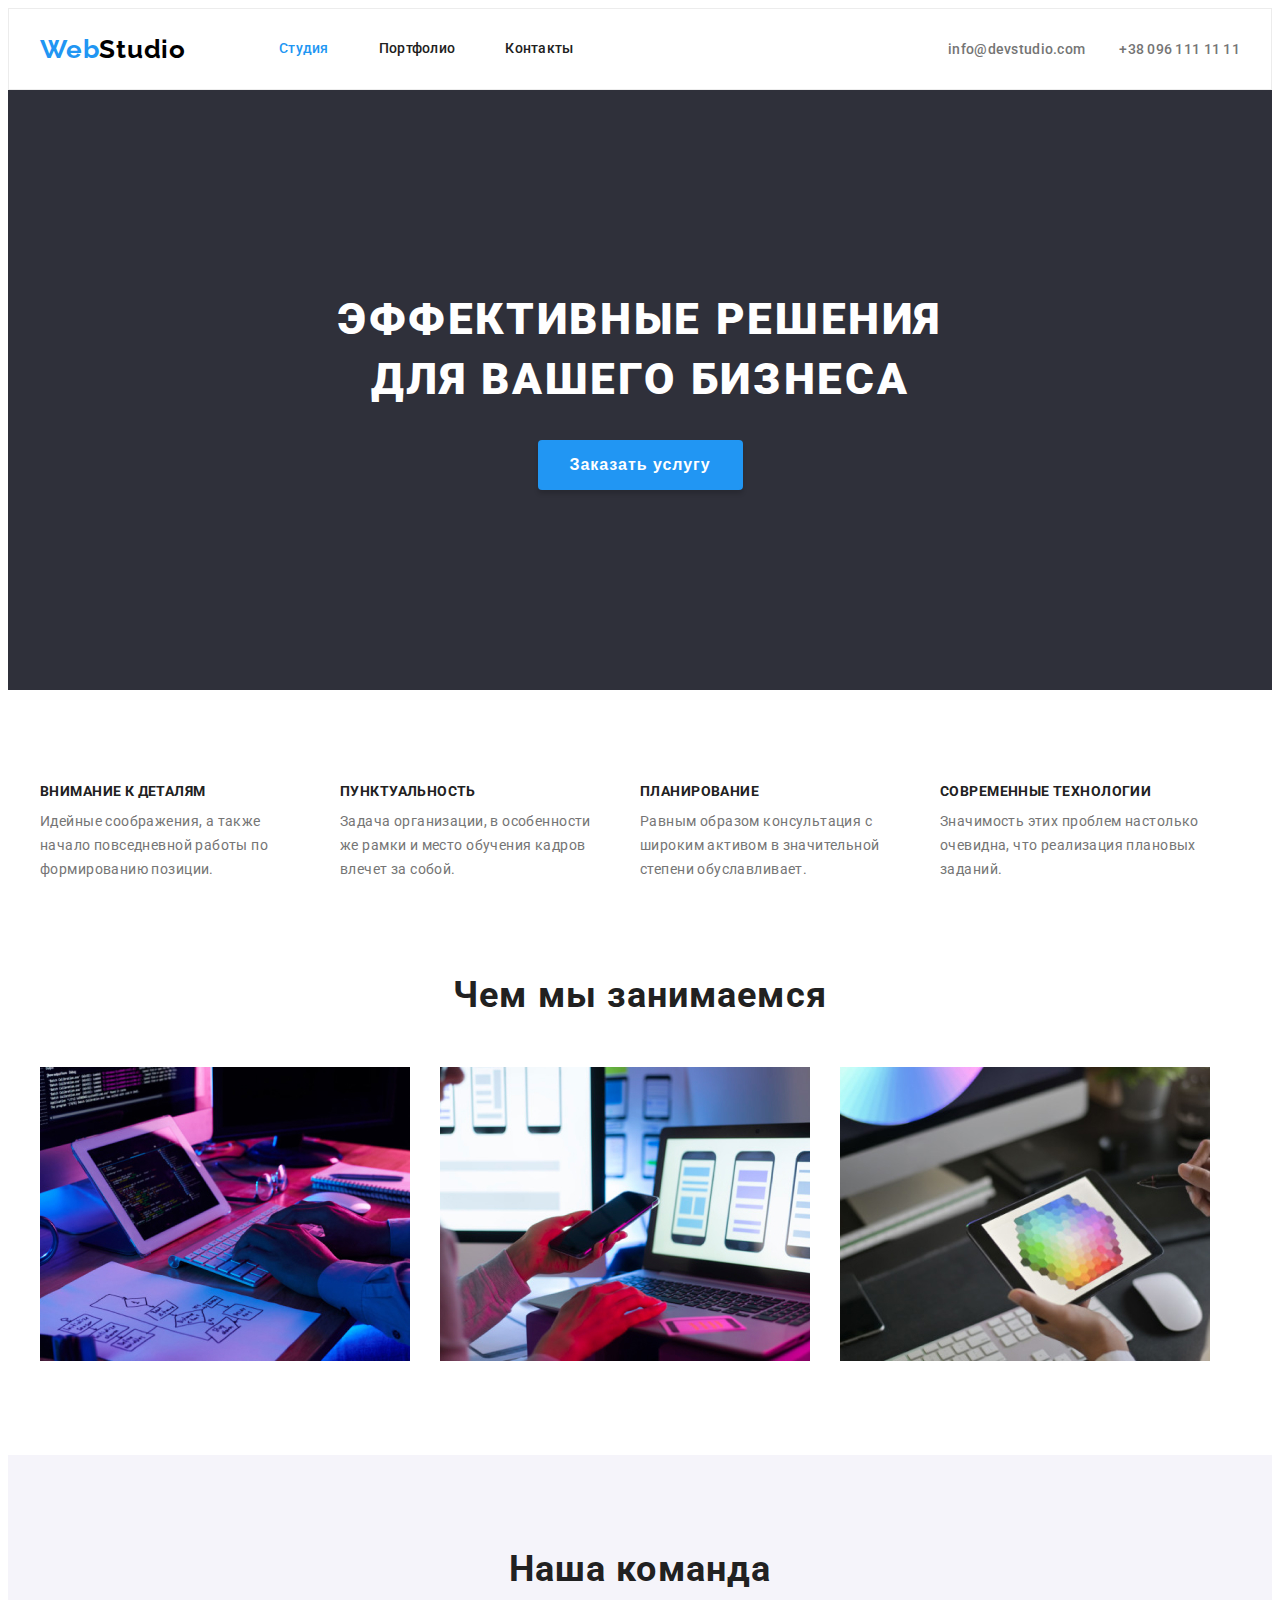
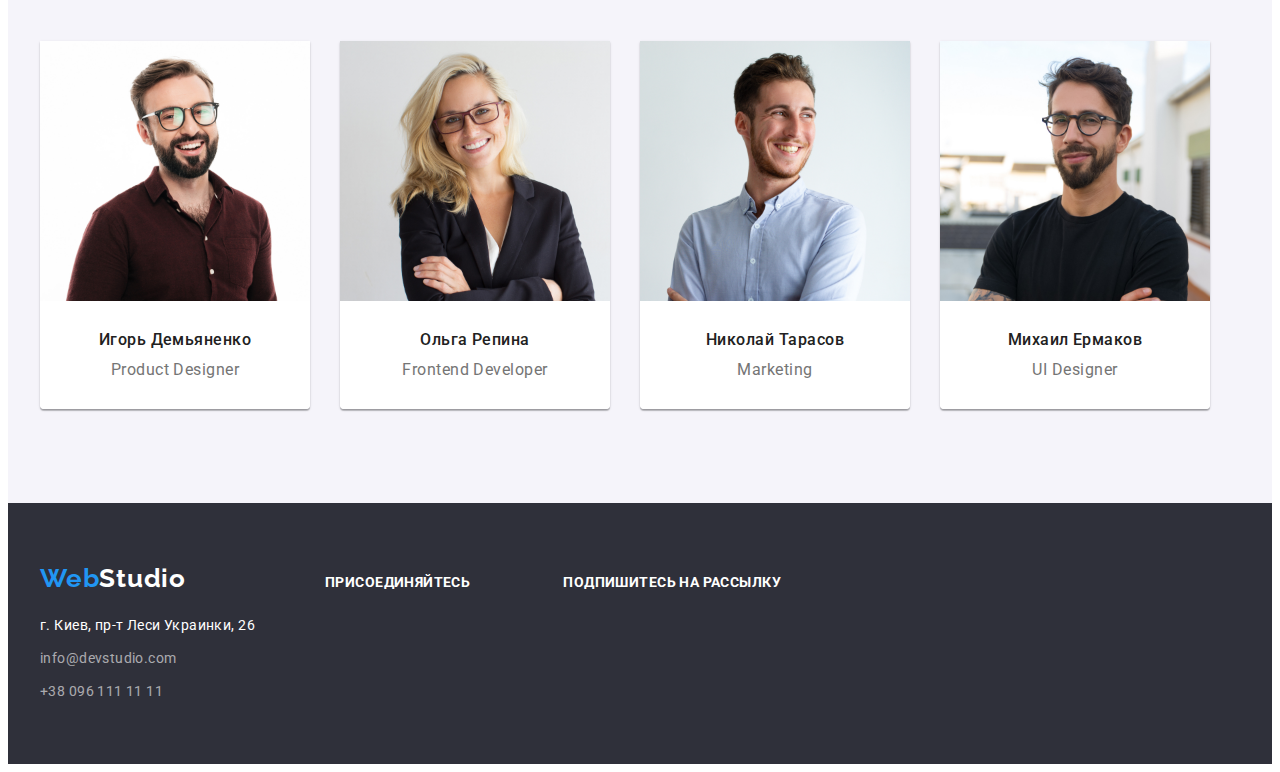
<file: index.html>
<!DOCTYPE html>
<html lang="en">
  <head>
    <meta charset="UTF-8" />
    <meta http-equiv="X-UA-Compatible" content="IE=edge" />
    <meta name="viewport" content="width=device-width, initial-scale=1.0" />
    <title>Studio</title>
    <link rel="icon" href="./img/free-icon-atom-294115.png" type="image/png" />
    <link rel="preconnect" href="https://fonts.googleapis.com" />
    <link rel="preconnect" href="https://fonts.gstatic.com" crossorigin />
    <link
      href="https://fonts.googleapis.com/css2?family=Raleway:wght@700&family=Roboto:wght@400;500;700;900&display=swap"
      rel="stylesheet"
    />
    <link
      rel="stylesheet"
      href="https://cdnjs.cloudflare.com/ajax/libs/modern-normalize/1.1.0/modern-normalize.min.css"
      integrity="sha512-wpPYUAdjBVSE4KJnH1VR1HeZfpl1ub8YT/NKx4PuQ5NmX2tKuGu6U/JRp5y+Y8XG2tV+wKQpNHVUX03MfMFn9Q=="
      crossorigin="anonymous"
      referrerpolicy="no-referrer"
    />
    <link rel="stylesheet" href="./css/style.css" />
  </head>
  <body>
    <!-- HEADER -->
    <header class="header">
      <div class="container">
        <a href="./index.html" class="logo header-logo"
          ><span class="logo-blue">Web</span><span class="logo-black">Studio</span></a
        >
        <nav class="nav">
          <ul class="nav-list">
            <li class="nav-item"><a href="./index.html" class="nav-link active">Студия</a></li>
            <li class="nav-item"><a href="./portfolio.html" class="nav-link">Портфолио</a></li>
            <li class="nav-item"><a href="" class="nav-link">Контакты</a></li>
          </ul>
        </nav>
        <div class="header-contact">
          <a href="mailto:info@devstudio.com" class="header-contact-link">info@devstudio.com</a>
          <a href="tel:+380961111111" class="header-contact-link">+38 096 111 11 11</a>
        </div>
      </div>
    </header>
    <main>
      <!-- HERO -->
      <section class="hero">
        <div class="container">
          <h1 class="hero-title">Эффективные решения для вашего бизнеса</h1>
          <button type="button" class="hero-btn btn">Заказать услугу</button>
        </div>
      </section>

      <!-- BENEFITS -->
      <section class="benefits">
        <div class="container">
          <h2 class="visually-hidden">Benefits</h2>
          <ul class="benefits-list">
            <li class="benefits-item">
              <h3 class="benefits-subtitle">Внимание к деталям</h3>
              <p class="benefits-text">
                Идейные соображения, а также начало повседневной работы по формированию позиции.
              </p>
            </li>
            <li class="benefits-item">
              <h3 class="benefits-subtitle">Пунктуальность</h3>
              <p class="benefits-text">
                Задача организации, в особенности же рамки и место обучения кадров влечет за собой.
              </p>
            </li>
            <li class="benefits-item">
              <h3 class="benefits-subtitle">Планирование</h3>
              <p class="benefits-text">
                Равным образом консультация с широким активом в значительной степени обуславливает.
              </p>
            </li>
            <li class="benefits-item">
              <h3 class="benefits-subtitle">Современные технологии</h3>
              <p class="benefits-text">
                Значимость этих проблем настолько очевидна, что реализация плановых заданий.
              </p>
            </li>
          </ul>
        </div>
      </section>

      <!-- WORKS -->
      <section class="work">
        <div class="container">
          <h2 class="work-title">Чем мы занимаемся</h2>
          <ul class="work-list">
            <li class="work-item"><img src="./img/work1.jpg" alt="" /></li>
            <li class="work-item"><img src="./img/work2.jpg" alt="" /></li>
            <li class="work-item"><img src="./img/work3.jpg" alt="" /></li>
          </ul>
        </div>
      </section>

      <!-- TEAM -->
      <section class="team">
        <div class="container">
          <h2 class="team-title">Наша команда</h2>
          <ul class="team-list">
            <li class="team-item">
              <img src="./img/product.jpg" alt="" width="270" />
              <div class="team-wrapper">
                <h3 class="team-subtitle">Игорь Демьяненко</h3>
                <p class="team-text">Product Designer</p>
              </div>
            </li>
            <li class="team-item">
              <img src="./img/developer.jpg" alt="" width="270" />
              <div class="team-wrapper">
                <h3 class="team-subtitle">Ольга Репина</h3>
                <p class="team-text">Frontend Developer</p>
              </div>
            </li>
            <li class="team-item">
              <img src="./img/marketing.jpg" alt="" width="270" />
              <div class="team-wrapper">
                <h3 class="team-subtitle">Николай Тарасов</h3>
                <p class="team-text">Marketing</p>
              </div>
            </li>
            <li class="team-item">
              <img src="./img/designer.jpg" alt="" width="270" />
              <div class="team-wrapper">
                <h3 class="team-subtitle">Михаил Ермаков</h3>
                <p class="team-text">UI Designer</p>
              </div>
            </li>
          </ul>
        </div>
      </section>

      <!-- CLIENTS -->
      <section class="clients">
        <div class="container">
          <ul class="clients-list">
            <li class="clients-item"></li>
            <li class="clients-item"></li>
            <li class="clients-item"></li>
            <li class="clients-item"></li>
            <li class="clients-item"></li>
            <li class="clients-item"></li>
            <li class="clients-item"></li>
            <li class="clients-item"></li>
          </ul>
        </div>
      </section>
    </main>
    <footer class="footer">
      <div class="container">
        <div class="address-wrapper">
          <a href="" class="logo footer-logo"
            ><span class="logo-blue">Web</span><span class="logo-white">Studio</span></a
          >
          <address class="address">
            <p class="address-text">г. Киев, пр-т Леси Украинки, 26</p>
            <ul class="address-list">
              <li class="address-item">
                <a href="mailto:info@devstudio.com" class="address-link">info@devstudio.com</a>
              </li>
              <li class="address-item">
                <a href="tel:+380961111111" class="address-link">+38 096 111 11 11</a>
              </li>
            </ul>
          </address>
        </div>
        <div class="join-wrapper">
          <p class="join">Присоединяйтесь</p>
          <ul class="join-list">
            <li class="join-item"></li>
            <li class="join-item"></li>
            <li class="join-item"></li>
            <li class="join-item"></li>
          </ul>
        </div>
        <div class="subscribe-wrapper">
          <p class="subscribe-text">Подпишитесь на рассылку</p>
        </div>
      </div>
    </footer>
  </body>
</html>
</file>
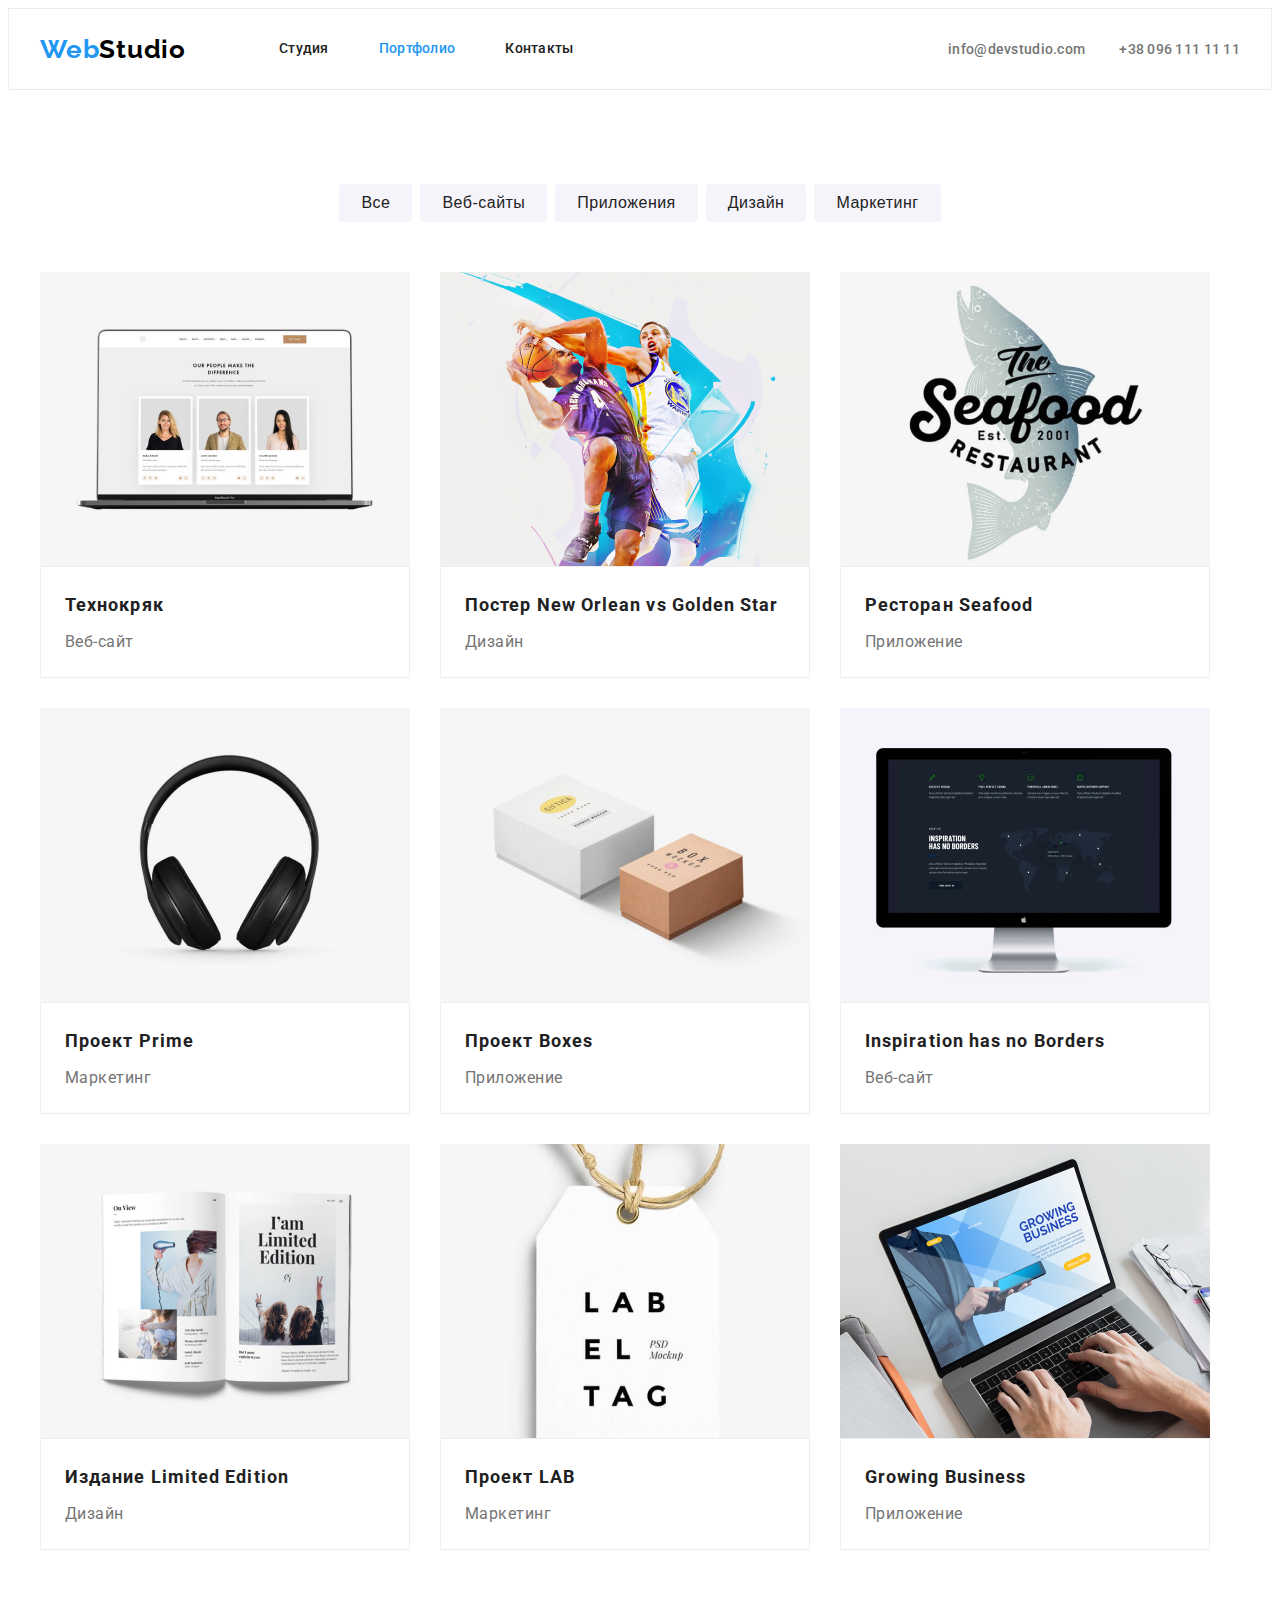
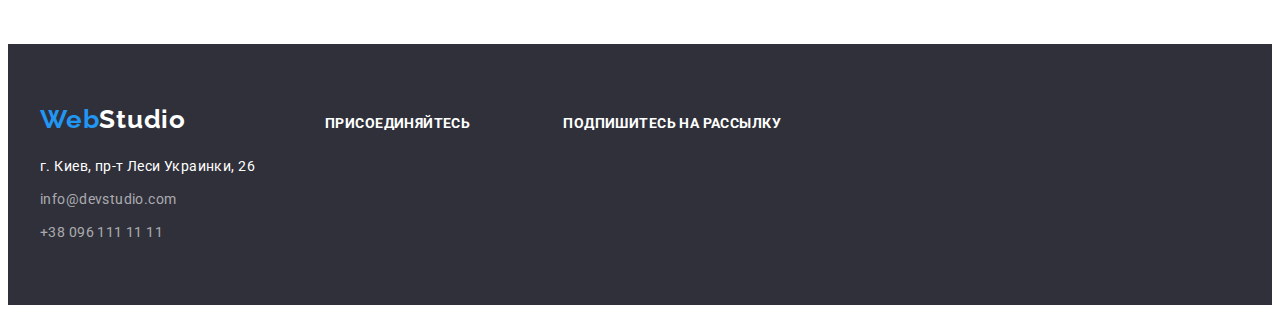
<file: portfolio.html>
<!DOCTYPE html>
<html lang="en">
  <head>
    <meta charset="UTF-8" />
    <meta http-equiv="X-UA-Compatible" content="IE=edge" />
    <meta name="viewport" content="width=device-width, initial-scale=1.0" />
    <title>Portfolio</title>
    <link rel="preconnect" href="https://fonts.googleapis.com" />
    <link rel="preconnect" href="https://fonts.gstatic.com" crossorigin />
    <link
      href="https://fonts.googleapis.com/css2?family=Raleway:wght@700&family=Roboto:wght@400;500;700;900&display=swap"
      rel="stylesheet"
    />
    <link
      rel="stylesheet"
      href="https://cdnjs.cloudflare.com/ajax/libs/modern-normalize/1.1.0/modern-normalize.min.css"
      integrity="sha512-wpPYUAdjBVSE4KJnH1VR1HeZfpl1ub8YT/NKx4PuQ5NmX2tKuGu6U/JRp5y+Y8XG2tV+wKQpNHVUX03MfMFn9Q=="
      crossorigin="anonymous"
      referrerpolicy="no-referrer"
    />
    <link rel="stylesheet" href="./css/style.css" />
  </head>
  <body>
    <header class="header">
      <div class="container">
        <a href="./index.html" class="logo header-logo"
          ><span class="logo-blue">Web</span><span class="logo-black">Studio</span></a
        >
        <nav class="nav">
          <ul class="nav-list">
            <li class="nav-item"><a href="./index.html" class="nav-link">Студия</a></li>
            <li class="nav-item">
              <a href="./portfolio.html" class="nav-link active">Портфолио</a>
            </li>
            <li class="nav-item"><a href="" class="nav-link">Контакты</a></li>
          </ul>
        </nav>
        <div class="header-contact">
          <a href="mailto:info@devstudio.com" class="header-contact-link">info@devstudio.com</a>
          <a href="tel:+380961111111" class="header-contact-link">+38 096 111 11 11</a>
        </div>
      </div>
    </header>
    <main>
      <section class="portfolio">
        <div class="container">
          <h1 class="visually-hidden">Наши работы</h1>
          <ul class="radio-btn-list bnt">
            <li class="radio-btn-item"><button type="button" class="radio-btn">Все</button></li>
            <li class="radio-btn-item">
              <button type="button" class="radio-btn">Веб-сайты</button>
            </li>
            <li class="radio-btn-item">
              <button type="button" class="radio-btn">Приложения</button>
            </li>
            <li class="radio-btn-item"><button type="button" class="radio-btn">Дизайн</button></li>
            <li class="radio-btn-item">
              <button type="button" class="radio-btn">Маркетинг</button>
            </li>
          </ul>
          <ul class="projects">
            <li class="projects-item">
              <a href="" class="projects-link">
                <img src="./img/example1.jpg" alt="" />
                <div class="card-wrap">
                  <h3 class="projects-subtitle">Технокряк</h3>
                  <p class="projects-text">Веб-сайт</p>
                </div></a
              >
            </li>
            <li class="projects-item">
              <a href="" class="projects-link"
                ><img src="./img/example2.jpg" alt="" />
                <div class="card-wrap">
                  <h3 class="projects-subtitle">Постер New Orlean vs Golden Star</h3>
                  <p class="projects-text">Дизайн</p>
                </div></a
              >
            </li>
            <li class="projects-item">
              <a href="" class="projects-link"
                ><img src="./img/example3.jpg" alt="" />
                <div class="card-wrap">
                  <h3 class="projects-subtitle">Ресторан Seafood</h3>
                  <p class="projects-text">Приложение</p>
                </div></a
              >
            </li>
            <li class="projects-item">
              <a href="" class="projects-link"
                ><img src="./img/example4.jpg" alt="" />
                <div class="card-wrap">
                  <h3 class="projects-subtitle">Проект Prime</h3>
                  <p class="projects-text">Маркетинг</p>
                </div></a
              >
            </li>
            <li class="projects-item">
              <a href="" class="projects-link"
                ><img src="./img/example5.jpg" alt="" />
                <div class="card-wrap">
                  <h3 class="projects-subtitle">Проект Boxes</h3>
                  <p class="projects-text">Приложение</p>
                </div></a
              >
            </li>
            <li class="projects-item">
              <a href="" class="projects-link">
                <img src="./img/example6.jpg" alt="" />
                <div class="card-wrap">
                  <h3 class="projects-subtitle">Inspiration has no Borders</h3>
                  <p class="projects-text">Веб-сайт</p>
                </div></a
              >
            </li>
            <li class="projects-item">
              <a href="" class="projects-link"
                ><img src="./img/example7.jpg" alt="" />
                <div class="card-wrap">
                  <h3 class="projects-subtitle">Издание Limited Edition</h3>
                  <p class="projects-text">Дизайн</p>
                </div></a
              >
            </li>
            <li class="projects-item">
              <a href="" class="projects-link"
                ><img src="./img/example8.jpg" alt="" />
                <div class="card-wrap">
                  <h3 class="projects-subtitle">Проект LAB</h3>
                  <p class="projects-text">Маркетинг</p>
                </div></a
              >
            </li>
            <li class="projects-item">
              <a href="" class="projects-link">
                <img src="./img/example9.jpg" alt="" />
                <div class="card-wrap">
                  <h3 class="projects-subtitle">Growing Business</h3>
                  <p class="projects-text">Приложение</p>
                </div></a
              >
            </li>
          </ul>
        </div>
      </section>
    </main>
    <footer class="footer">
      <div class="container">
        <div class="address-wrapper">
          <a href="" class="logo footer-logo"
            ><span class="logo-blue">Web</span><span class="logo-white">Studio</span></a
          >
          <address class="address">
            <a href="http://surl.li/glsmb" class="address-text">г. Киев, пр-т Леси Украинки, 26</a>
            <ul class="address-list">
              <li class="address-item">
                <a href="mailto:info@devstudio.com" class="address-link">info@devstudio.com</a>
              </li>
              <li class="address-item">
                <a href="tel:+380961111111" class="address-link">+38 096 111 11 11</a>
              </li>
            </ul>
          </address>
        </div>
        <div class="join-wrapper">
          <p class="join">Присоединяйтесь</p>
          <ul class="join-list">
            <li class="join-item"></li>
            <li class="join-item"></li>
            <li class="join-item"></li>
            <li class="join-item"></li>
          </ul>
        </div>
        <div class="subscribe-wrapper">
          <p class="subscribe-text">Подпишитесь на рассылку</p>
        </div>
      </div>
    </footer>
  </body>
</html>
</file>
<file: css/style.css>
:root {
  --accent-color: #2196f3;
  --white-color: #ffffff;
  --black-color: #212121;
  --text-color: #757575;
  --white-background: #f5f4fa;
  --black-bacground: #2f303a;
  --main-margin: 30px;
}

/* ----------------------RESET---------------- */

img {
  display: block;
}
ul {
  list-style: none;
}
li,
ul,
p,
h1,
h2,
h3,
h4,
h5,
h6 {
  margin: 0;
  padding: 0;
}
a {
  text-decoration: none;
}
address {
  font-style: normal;
}
/* ---------------------COMMON----------------- */
body {
  font-family: 'Roboto', sans-serif;
}
.visually-hidden {
  position: absolute;
  width: 1px;
  height: 1px;
  margin: -1px;
  border: 0;
  padding: 0;
  white-space: nowrap;
  clip-path: inset(100%);
  clip: rect(0 0 0 0);
  overflow: hidden;
}
/* .container {
  max-width: 1200px;
  width: 100%;
  margin: 0 auto;
  padding-right: 15px;
  padding-left: 15px;
} */
.container {
  width: 1200px;
  margin-left: auto;
  margin-right: auto;
  padding-left: 15px;
  padding-right: 15px;
}
/* -------------------HEADER--------------------------- */
.header {
  border: 1px solid #ececec;
}
.header .container {
  display: flex;
  align-items: center;
}
.header-logo {
  padding-top: 24px;
  padding-bottom: 24px;
  margin-right: 93px;
}
.logo {
  font-family: 'Raleway';
  font-weight: 700;
  font-size: 26px;
  line-height: 1.19;
  letter-spacing: 0.03em;
  color: var(--white-color);
}
.logo-blue {
  color: var(--accent-color);
}
.logo-black {
  color: #000000;
}
.nav {
  display: flex;
  align-items: center;
}
.nav-list {
  display: flex;
  align-items: center;
}
.nav-item:not(:last-child) {
  margin-right: 50px;
}
.nav-link {
  display: block;
  padding-top: 32px;
  padding-bottom: 32px;
  font-weight: 500;
  font-size: 14px;
  line-height: 1.14;
  letter-spacing: 0.02em;
  color: var(--black-color);
}
.nav-link:hover,
.nav-link:focus {
  color: var(--accent-color);
}
.active {
  color: var(--accent-color);
}
.header-contact {
  margin-left: auto;
}
.header-contact-link {
  padding-top: 32px;
  padding-bottom: 32px;
  font-weight: 500;
  font-size: 14px;
  line-height: 1.14;
  letter-spacing: 0.02em;
  color: var(--text-color);
}
.header-contact-link:hover,
.header-contact-link:focus {
  color: var(--accent-color);
}
.header-contact-link:not(:last-child) {
  margin-right: var(--main-margin);
}
/* -----------------------HERO---------------------- */
.hero {
  padding-top: 200px;
  padding-bottom: 200px;
  text-align: center;
  background-color: var(--black-bacground);
}
.hero-title {
  max-width: 696px;
  margin-left: auto;
  margin-right: auto;
  margin-bottom: var(--main-margin);
  font-weight: 900;
  font-size: 44px;
  line-height: 1.36;
  text-align: center;
  letter-spacing: 0.06em;
  text-transform: uppercase;
  color: var(--white-color);
}
.hero-btn {
  font-weight: 700;
  font-size: 16px;
  line-height: 1.88;
  padding: 10px 32px;
  /* display: flex;
  align-items: center;
  text-align: center; */
  letter-spacing: 0.06em;
  color: var(--white-color);
  background-color: var(--accent-color);
  box-shadow: 0px 4px 4px rgba(0, 0, 0, 0.15);
  border-radius: 4px;
  border: none;
  cursor: pointer;
}
/* -------------------------BENEFITS-------------------------- */

.benefits {
  padding-top: 94px;
  padding-bottom: 94px;
}
.benefits-list {
  display: flex;
}
.benefits-item:not(:last-child) {
  margin-right: var(--main-margin);
}
.benefits-item {
  width: 270px;
}
.benefits-subtitle {
  margin-bottom: 10px;
  font-size: 14px;
  line-height: 1.14;
  letter-spacing: 0.03em;
  text-transform: uppercase;
  color: var(--black-color);
}
.benefits-text {
  font-size: 14px;
  line-height: 1.71;
  letter-spacing: 0.03em;
  color: var(--text-color);
}
/* ----------------------WORKS-------------------- */
.work {
  padding-bottom: 94px;
}
.work-title {
  margin-bottom: 50px;
  font-size: 36px;
  line-height: 1.16;
  text-align: center;
  letter-spacing: 0.03em;
  color: var(--black-color);
}
.work-list {
  display: flex;
}
.work-item:not(:last-child) {
  margin-right: var(--main-margin);
}
/* ----------------------TEAM-------------------- */
.team {
  padding-top: 94px;
  padding-bottom: 94px;
  background-color: var(--white-background);
}
.team-title {
  margin-bottom: 50px;
  font-size: 36px;
  line-height: 1.16;
  text-align: center;
  letter-spacing: 0.03em;
  color: var(--black-color);
}
.team-list {
  display: flex;
}
.team-item {
  box-shadow: 0px 1px 3px rgba(0, 0, 0, 0.12), 0px 1px 1px rgba(0, 0, 0, 0.14),
    0px 2px 1px rgba(0, 0, 0, 0.2);
  border-radius: 0px 0px 4px 4px;
}
.team-item + .team-item {
  margin-left: var(--main-margin);
}
.team-wrapper {
  padding-top: var(--main-margin);
  padding-bottom: var(--main-margin);
  background-color: var(--white-color);
  border-radius: 0px 0px 4px 4px;
}
.team-subtitle {
  margin-bottom: 10px;
  font-weight: 500;
  font-size: 16px;
  line-height: 1.18;
  text-align: center;
  letter-spacing: 0.03em;
  color: var(--black-color);
}
.team-text {
  font-size: 16px;
  line-height: 19px;
  text-align: center;
  letter-spacing: 0.03em;
  color: var(--text-color);
}

/* --------------------FOOTER------------------- */
.footer .container {
  display: flex;
  align-items: baseline;
}
.footer {
  padding-top: 60px;
  padding-bottom: 60px;
  background-color: var(--black-bacground);
}
.address-wrapper {
  margin-right: 70px;
}
.footer-logo {
  display: inline-block;
  margin-bottom: 20px;
}
.address-text {
  display: block;
  margin-bottom: 9px;
  font-weight: 400;
  font-size: 14px;
  line-height: 1.71;
  letter-spacing: 0.03em;
  color: var(--white-color);
}
.address-item:not(:last-child) {
  margin-bottom: 9px;
}
.address-link {
  font-weight: 400;
  font-size: 14px;
  line-height: 1.71;
  letter-spacing: 0.03em;
  color: rgba(255, 255, 255, 0.6);
}
.join-wrapper {
  margin-right: 93px;
}
.join,
.subscribe-text {
  margin-bottom: 20px;
  font-weight: 700;
  font-size: 14px;
  line-height: 1.14;
  letter-spacing: 0.03em;
  text-transform: uppercase;
  color: var(--white-color);
}
/* ------------------------------Portfolio-------------------------- */
.portfolio {
  padding-top: 94px;
  padding-bottom: 94px;
}
.radio-btn-list {
  display: flex;
  justify-content: center;
  margin-bottom: 50px;
}
.radio-btn {
  padding: 6px 22px 6px 22px;
  font-weight: 500;
  font-size: 16px;
  line-height: 1.62;
  text-align: center;
  letter-spacing: 0.03em;
  color: var(--black-color);
  background-color: #f5f4fa;
  border-radius: 4px;
  border: none;
}
.radio-btn-item + .radio-btn-item {
  margin-left: 8px;
}
.radio-btn:hover,
.radio-btn:focus {
  background-color: var(--accent-color);
  color: var(--white-color);
  box-shadow: 0px 3px 1px rgba(0, 0, 0, 0.1), 0px 1px 2px rgba(0, 0, 0, 0.08),
    0px 2px 2px rgba(0, 0, 0, 0.12);
}
.projects {
  display: flex;
  flex-wrap: wrap;
  gap: 30px;
  /* margin: -15px;
  flex-basis: calc(100% / 3 - 30px); */
}
/* .projects-item {
  margin: 15px;
} */
.projects-link:hover,
.projects-link:focus {
  box-shadow: 0px 1px 1px rgba(0, 0, 0, 0.12), 0px 4px 4px rgba(0, 0, 0, 0.06),
    1px 4px 6px rgba(0, 0, 0, 0.16);
}
.projects-item:hover,
.projects-item:focus {
  box-shadow: 0px 1px 1px rgba(0, 0, 0, 0.12), 0px 4px 4px rgba(0, 0, 0, 0.06),
    1px 4px 6px rgba(0, 0, 0, 0.16);
}
.card-wrap {
  padding-top: 20px;
  padding-bottom: 20px;
  padding-left: 24px;
  padding-right: 24px;
  border: 1px solid #eeeeee;
}

.projects-subtitle {
  margin-bottom: 4px;
  font-size: 18px;
  line-height: 2;
  letter-spacing: 0.06em;
  color: var(--black-color);
}
.projects-text {
  line-height: 1.88;
  letter-spacing: 0.03em;
  color: var(--text-color);
}
</file>
